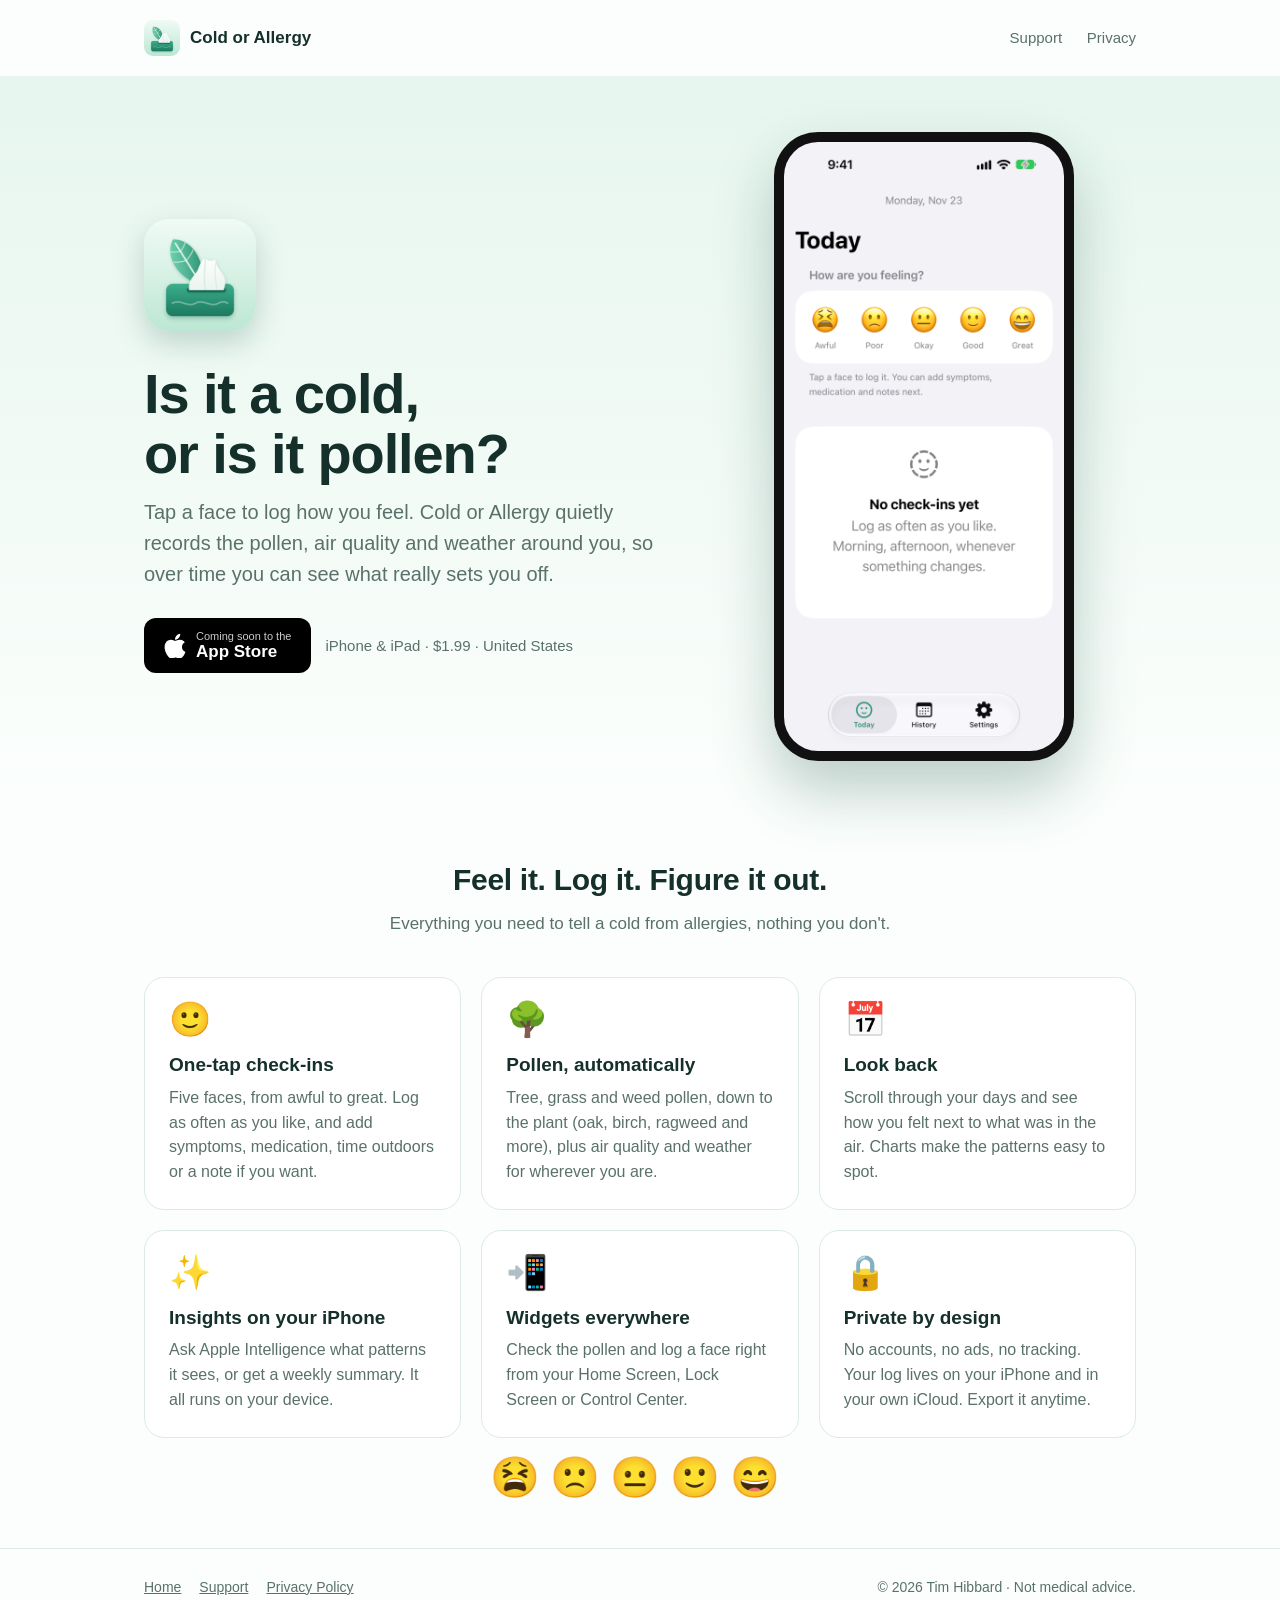
<file: index.html>
<!doctype html>
<html lang="en">
<head>
  <meta charset="utf-8">
  <meta name="viewport" content="width=device-width, initial-scale=1">
  <title>Cold or Allergy: is it a cold, or is it pollen?</title>
  <meta name="description" content="Log how you feel in one tap. Cold or Allergy records pollen, air quality and weather alongside, so you can see what really bothers you.">
  <link rel="icon" type="image/png" sizes="32x32" href="assets/favicon-32.png">
  <link rel="apple-touch-icon" href="assets/apple-touch-icon.png">
  <link rel="stylesheet" href="styles.css">
  <meta property="og:title" content="Cold or Allergy: is it a cold, or is it pollen?">
  <meta property="og:description" content="Log how you feel in one tap. Cold or Allergy records pollen, air quality and weather alongside, so you can see what really bothers you.">
  <meta property="og:image" content="https://timhibbard.github.io/cold-or-allergy-website/assets/icon-512.png">
</head>
<body>
  <header class="site-header">
    <div class="wrap">
      <a class="brand" href="./"><img src="assets/icon-512.png" alt=""> Cold or Allergy</a>
      <nav>
        <a href="support.html">Support</a>
        <a href="privacy.html">Privacy</a>
      </nav>
    </div>
  </header>
  <main>
    <section class="hero">
      <div class="wrap">
        <div>
          <img class="hero-icon" src="assets/icon-512.png" alt="Cold or Allergy app icon">
          <h1>Is it a cold,<br>or is it pollen?</h1>
          <p class="lede">Tap a face to log how you feel. Cold or Allergy quietly records the pollen, air quality and weather around you, so over time you can see what really sets you off.</p>
          <div class="cta">
            <!-- Replace with the official Apple badge + App Store link at launch. -->
            <a class="badge" href="#" aria-disabled="true">
              <svg width="22" height="26" viewBox="0 0 384 470" fill="currentColor" aria-hidden="true"><path d="M318.7 268.7c-.2-36.7 16.4-64.4 50-84.8-18.8-26.9-47.2-41.7-84.7-44.6-35.5-2.8-74.3 20.7-88.5 20.7-15 0-49.4-19.7-76.4-19.7C63.3 141.2 4 184.8 4 273.5q0 39.3 14.4 81.2c12.8 36.7 59 126.7 107.2 125.2 25.2-.6 43-17.9 75.8-17.9 31.8 0 48.3 17.9 76.4 17.9 48.6-.7 90.4-82.5 102.6-119.3-65.2-30.7-61.7-90-61.7-91.9zm-56.6-164.2c27.3-32.4 24.8-61.9 24-72.5-24.1 1.4-52 16.4-67.9 34.9-17.5 19.8-27.8 44.3-25.6 71.9 26.1 2 49.9-11.4 69.5-34.3z"/></svg>
              <span><small>Coming soon to the</small>App Store</span>
            </a>
            <span class="price">iPhone &amp; iPad · $1.99 · United States</span>
          </div>
        </div>
        <div class="phone">
          <img src="assets/screen-today.png" alt="The Today screen: five faces from Awful to Great, ready to tap.">
        </div>
      </div>
    </section>

    <section class="features">
      <div class="wrap">
        <h2>Feel it. Log it. Figure it out.</h2>
        <p class="sub">Everything you need to tell a cold from allergies, nothing you don't.</p>
        <div class="grid">
          <div class="card">
            <div class="emoji">🙂</div>
            <h3>One-tap check-ins</h3>
            <p>Five faces, from awful to great. Log as often as you like, and add symptoms, medication, time outdoors or a note if you want.</p>
          </div>
          <div class="card">
            <div class="emoji">🌳</div>
            <h3>Pollen, automatically</h3>
            <p>Tree, grass and weed pollen, down to the plant (oak, birch, ragweed and more), plus air quality and weather for wherever you are.</p>
          </div>
          <div class="card">
            <div class="emoji">📅</div>
            <h3>Look back</h3>
            <p>Scroll through your days and see how you felt next to what was in the air. Charts make the patterns easy to spot.</p>
          </div>
          <div class="card">
            <div class="emoji">✨</div>
            <h3>Insights on your iPhone</h3>
            <p>Ask Apple Intelligence what patterns it sees, or get a weekly summary. It all runs on your device.</p>
          </div>
          <div class="card">
            <div class="emoji">📲</div>
            <h3>Widgets everywhere</h3>
            <p>Check the pollen and log a face right from your Home Screen, Lock Screen or Control Center.</p>
          </div>
          <div class="card">
            <div class="emoji">🔒</div>
            <h3>Private by design</h3>
            <p>No accounts, no ads, no tracking. Your log lives on your iPhone and in your own iCloud. Export it anytime.</p>
          </div>
        </div>
        <p class="faces" aria-hidden="true">😫🙁😐🙂😄</p>
      </div>
    </section>
  </main>
  <footer class="site-footer">
    <div class="wrap">
      <div><a href="./">Home</a><a href="support.html">Support</a><a href="privacy.html">Privacy Policy</a></div>
      <div>© 2026 Tim Hibbard · Not medical advice.</div>
    </div>
  </footer>
</body>
</html>
</file>
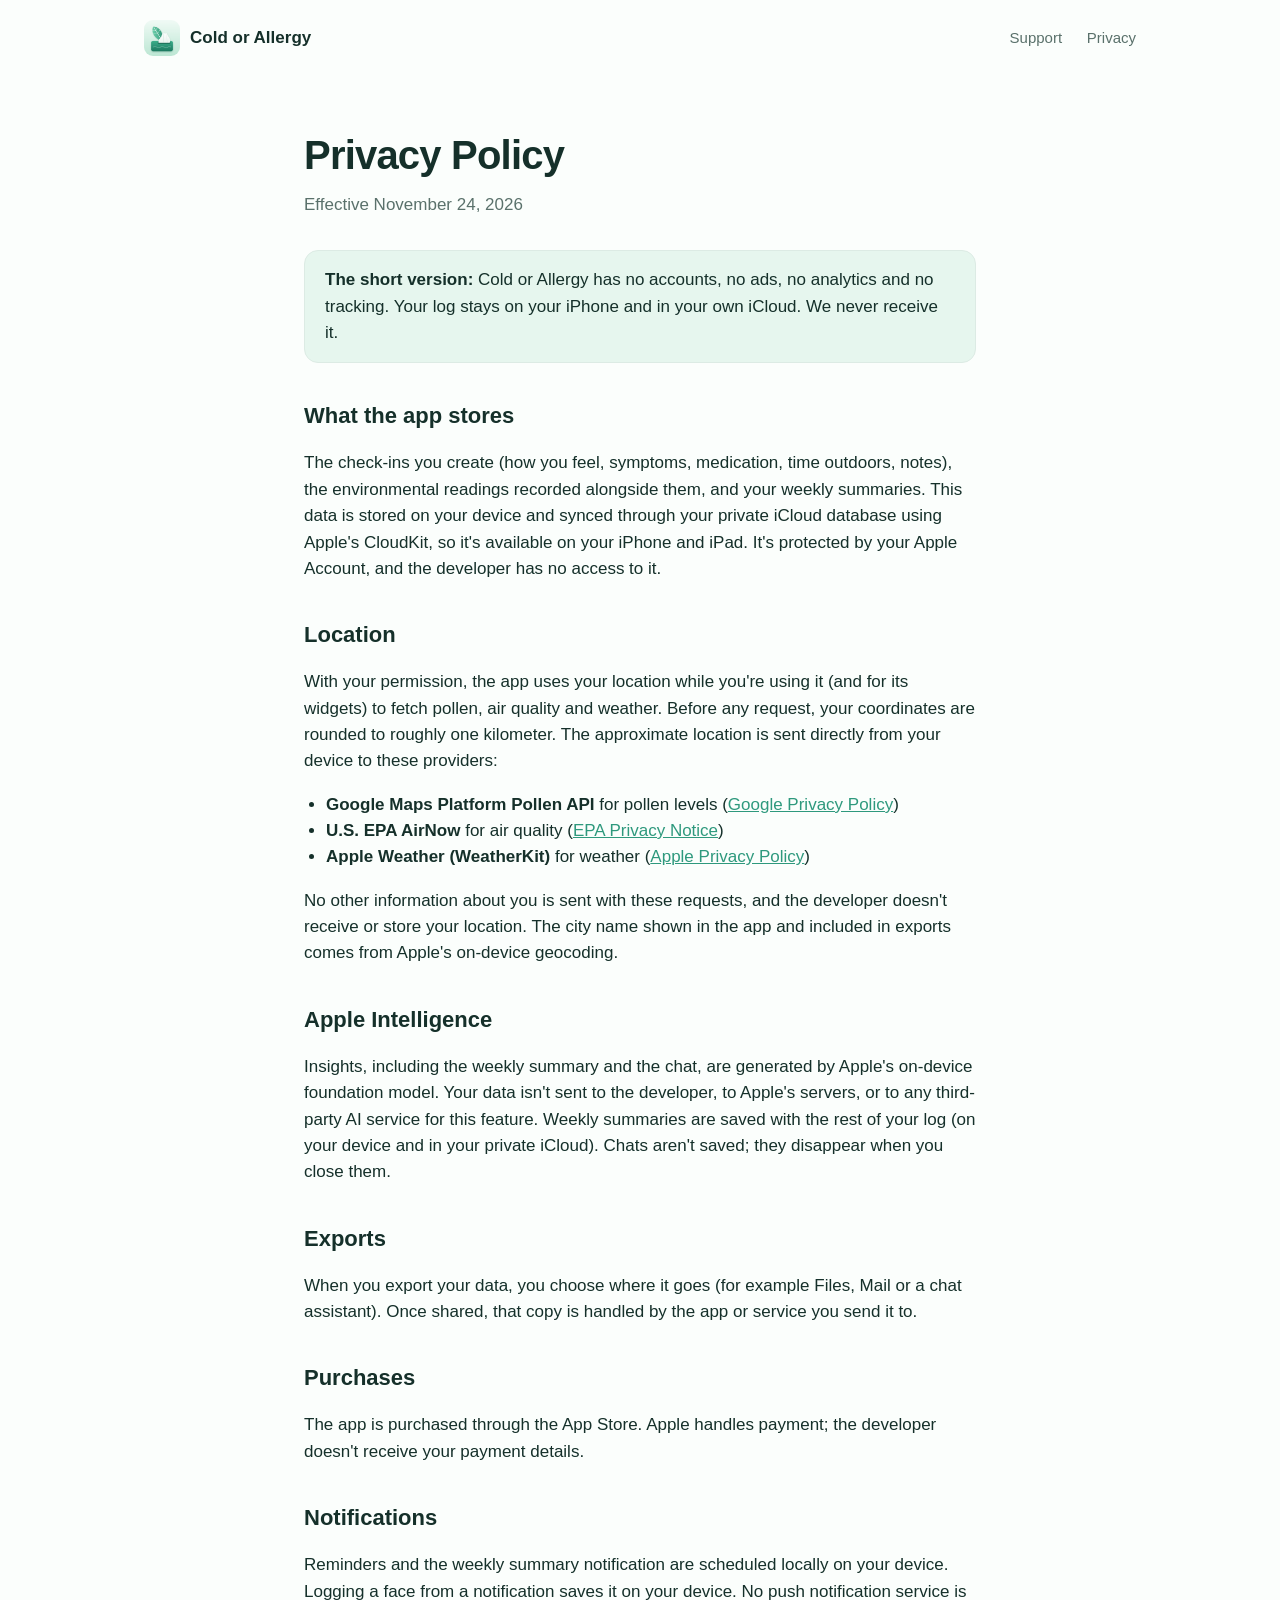
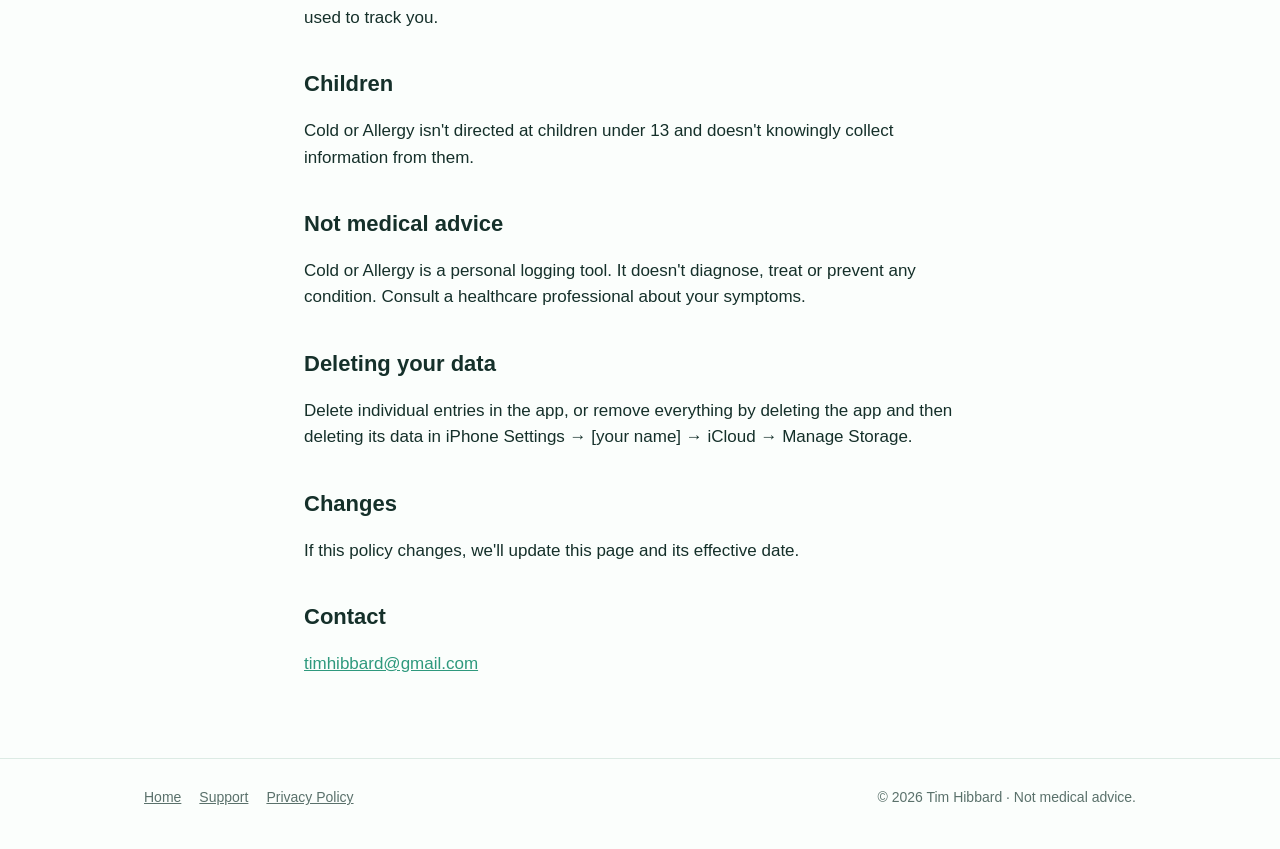
<file: privacy.html>
<!doctype html>
<html lang="en">
<head>
  <meta charset="utf-8">
  <meta name="viewport" content="width=device-width, initial-scale=1">
  <title>Privacy Policy · Cold or Allergy</title>
  <meta name="description" content="How Cold or Allergy handles your data.">
  <link rel="icon" type="image/png" sizes="32x32" href="assets/favicon-32.png">
  <link rel="apple-touch-icon" href="assets/apple-touch-icon.png">
  <link rel="stylesheet" href="styles.css">
  <meta property="og:title" content="Privacy Policy · Cold or Allergy">
  <meta property="og:description" content="How Cold or Allergy handles your data.">
  <meta property="og:image" content="https://timhibbard.github.io/cold-or-allergy-website/assets/icon-512.png">
</head>
<body>
  <header class="site-header">
    <div class="wrap">
      <a class="brand" href="./"><img src="assets/icon-512.png" alt=""> Cold or Allergy</a>
      <nav>
        <a href="support.html">Support</a>
        <a href="privacy.html">Privacy</a>
      </nav>
    </div>
  </header>
  <main class="page">
    <div class="wrap narrow">
      <h1>Privacy Policy</h1>
      <p class="meta">Effective November 24, 2026</p>

      <div class="callout">
        <strong>The short version:</strong> Cold or Allergy has no accounts, no ads, no analytics and no tracking. Your log stays on your iPhone and in your own iCloud. We never receive it.
      </div>

      <h2>What the app stores</h2>
      <p>The check-ins you create (how you feel, symptoms, medication, time outdoors, notes), the environmental readings recorded alongside them, and your weekly summaries. This data is stored on your device and synced through your private iCloud database using Apple's CloudKit, so it's available on your iPhone and iPad. It's protected by your Apple Account, and the developer has no access to it.</p>

      <h2>Location</h2>
      <p>With your permission, the app uses your location while you're using it (and for its widgets) to fetch pollen, air quality and weather. Before any request, your coordinates are rounded to roughly one kilometer. The approximate location is sent directly from your device to these providers:</p>
      <ul>
        <li><strong>Google Maps Platform Pollen API</strong> for pollen levels (<a href="https://policies.google.com/privacy">Google Privacy Policy</a>)</li>
        <li><strong>U.S. EPA AirNow</strong> for air quality (<a href="https://www.epa.gov/privacy/privacy-and-security-notice">EPA Privacy Notice</a>)</li>
        <li><strong>Apple Weather (WeatherKit)</strong> for weather (<a href="https://www.apple.com/legal/privacy/">Apple Privacy Policy</a>)</li>
      </ul>
      <p>No other information about you is sent with these requests, and the developer doesn't receive or store your location. The city name shown in the app and included in exports comes from Apple's on-device geocoding.</p>

      <h2>Apple Intelligence</h2>
      <p>Insights, including the weekly summary and the chat, are generated by Apple's on-device foundation model. Your data isn't sent to the developer, to Apple's servers, or to any third-party AI service for this feature. Weekly summaries are saved with the rest of your log (on your device and in your private iCloud). Chats aren't saved; they disappear when you close them.</p>

      <h2>Exports</h2>
      <p>When you export your data, you choose where it goes (for example Files, Mail or a chat assistant). Once shared, that copy is handled by the app or service you send it to.</p>

      <h2>Purchases</h2>
      <p>The app is purchased through the App Store. Apple handles payment; the developer doesn't receive your payment details.</p>

      <h2>Notifications</h2>
      <p>Reminders and the weekly summary notification are scheduled locally on your device. Logging a face from a notification saves it on your device. No push notification service is used to track you.</p>

      <h2>Children</h2>
      <p>Cold or Allergy isn't directed at children under 13 and doesn't knowingly collect information from them.</p>

      <h2>Not medical advice</h2>
      <p>Cold or Allergy is a personal logging tool. It doesn't diagnose, treat or prevent any condition. Consult a healthcare professional about your symptoms.</p>

      <h2>Deleting your data</h2>
      <p>Delete individual entries in the app, or remove everything by deleting the app and then deleting its data in iPhone Settings → [your name] → iCloud → Manage Storage.</p>

      <h2>Changes</h2>
      <p>If this policy changes, we'll update this page and its effective date.</p>

      <h2>Contact</h2>
      <p><a href="mailto:timhibbard@gmail.com?subject=Cold%20or%20Allergy%20privacy">timhibbard@gmail.com</a></p>
    </div>
  </main>
  <footer class="site-footer">
    <div class="wrap">
      <div><a href="./">Home</a><a href="support.html">Support</a><a href="privacy.html">Privacy Policy</a></div>
      <div>© 2026 Tim Hibbard · Not medical advice.</div>
    </div>
  </footer>
</body>
</html>
</file>
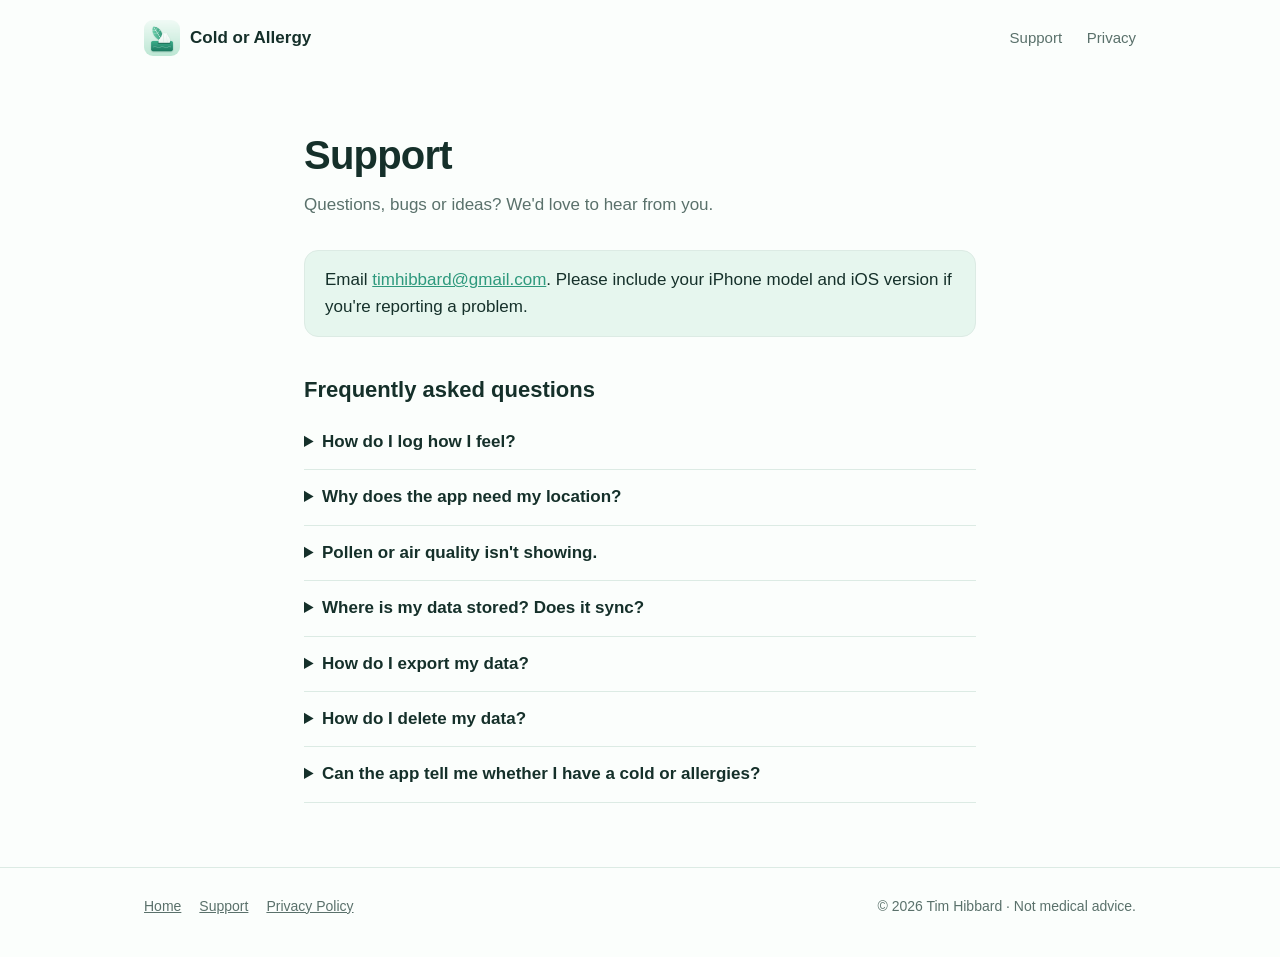
<file: support.html>
<!doctype html>
<html lang="en">
<head>
  <meta charset="utf-8">
  <meta name="viewport" content="width=device-width, initial-scale=1">
  <title>Support · Cold or Allergy</title>
  <meta name="description" content="Help and contact for Cold or Allergy.">
  <link rel="icon" type="image/png" sizes="32x32" href="assets/favicon-32.png">
  <link rel="apple-touch-icon" href="assets/apple-touch-icon.png">
  <link rel="stylesheet" href="styles.css">
  <meta property="og:title" content="Support · Cold or Allergy">
  <meta property="og:description" content="Help and contact for Cold or Allergy.">
  <meta property="og:image" content="https://timhibbard.github.io/cold-or-allergy-website/assets/icon-512.png">
</head>
<body>
  <header class="site-header">
    <div class="wrap">
      <a class="brand" href="./"><img src="assets/icon-512.png" alt=""> Cold or Allergy</a>
      <nav>
        <a href="support.html">Support</a>
        <a href="privacy.html">Privacy</a>
      </nav>
    </div>
  </header>
  <main class="page">
    <div class="wrap narrow">
      <h1>Support</h1>
      <p class="meta">Questions, bugs or ideas? We'd love to hear from you.</p>

      <div class="callout">
        Email <a href="mailto:timhibbard@gmail.com?subject=Cold%20or%20Allergy%20support">timhibbard@gmail.com</a>.
        Please include your iPhone model and iOS version if you're reporting a problem.
      </div>

      <h2>Frequently asked questions</h2>

      <details>
        <summary>How do I log how I feel?</summary>
        <p>Tap one of the five faces on the Today screen, a widget, or a reminder notification. That's it: the check-in is saved. You can then add symptoms, medication, time outdoors and a note, but they're optional.</p>
      </details>
      <details>
        <summary>Why does the app need my location?</summary>
        <p>To look up pollen, air quality and weather where you are. Your location is rounded to about a kilometer before it's sent to the data providers, and it's never sent to us. See the <a href="privacy.html">Privacy Policy</a>.</p>
      </details>
      <details>
        <summary>Pollen or air quality isn't showing.</summary>
        <p>Make sure Location is allowed for Cold or Allergy in Settings → Privacy &amp; Security → Location Services, and that you're online. Air quality is available in the United States only.</p>
      </details>
      <details>
        <summary>Where is my data stored? Does it sync?</summary>
        <p>On your iPhone or iPad and in your private iCloud account, so it's backed up and syncs between your devices signed in to the same Apple Account. We can't see it.</p>
      </details>
      <details>
        <summary>How do I export my data?</summary>
        <p>Go to Settings → Export in the app. You can export JSON, CSV, or an AI-ready summary to paste into a chat assistant.</p>
      </details>
      <details>
        <summary>How do I delete my data?</summary>
        <p>Delete entries in the app, or delete everything by removing the app and then going to iPhone Settings → [your name] → iCloud → Manage Storage → Cold or Allergy → Delete Data.</p>
      </details>
      <details>
        <summary>Can the app tell me whether I have a cold or allergies?</summary>
        <p>No. Cold or Allergy helps you notice patterns, but it isn't a medical device and doesn't give medical advice. Talk to a doctor about your symptoms.</p>
      </details>
    </div>
  </main>
  <footer class="site-footer">
    <div class="wrap">
      <div><a href="./">Home</a><a href="support.html">Support</a><a href="privacy.html">Privacy Policy</a></div>
      <div>© 2026 Tim Hibbard · Not medical advice.</div>
    </div>
  </footer>
</body>
</html>
</file>
<file: styles.css>
:root {
  --green: #2E997D;
  --green-deep: #1D7A60;
  --green-soft: #E6F6EE;
  --bg: #FBFEFC;
  --surface: #FFFFFF;
  --text: #15302A;
  --muted: #5A716B;
  --border: #DCEBE4;
  --radius: 20px;
  color-scheme: light dark;
}

@media (prefers-color-scheme: dark) {
  :root {
    --green: #54C7A6;
    --green-deep: #7DDBBF;
    --green-soft: #15302A;
    --bg: #0E1A17;
    --surface: #15231F;
    --text: #E8F3EF;
    --muted: #9DB5AE;
    --border: #23392F;
  }
}

* { box-sizing: border-box; }

body {
  margin: 0;
  font-family: -apple-system, BlinkMacSystemFont, "SF Pro Text", "Segoe UI", Roboto, Helvetica, Arial, sans-serif;
  font-size: 17px;
  line-height: 1.55;
  color: var(--text);
  background: var(--bg);
  -webkit-font-smoothing: antialiased;
}

a { color: var(--green); }
a:hover { color: var(--green-deep); }

.wrap { max-width: 1040px; margin: 0 auto; padding: 0 24px; }
.narrow { max-width: 720px; }

/* Header */
.site-header { padding: 20px 0; }
.site-header .wrap { display: flex; align-items: center; justify-content: space-between; }
.brand { display: flex; align-items: center; gap: 10px; font-weight: 700; color: var(--text); text-decoration: none; }
.brand img { width: 36px; height: 36px; border-radius: 9px; }
.site-header nav a { margin-left: 20px; color: var(--muted); text-decoration: none; font-size: 15px; }
.site-header nav a:hover { color: var(--text); }

/* Hero */
.hero {
  background: linear-gradient(180deg, var(--green-soft) 0%, var(--bg) 100%);
  padding: 56px 0 24px;
}
.hero .wrap { display: grid; grid-template-columns: 1.1fr 0.9fr; gap: 48px; align-items: center; }
.hero-icon { width: 112px; height: 112px; border-radius: 25px; box-shadow: 0 12px 30px rgba(20, 81, 63, 0.22); }
.hero h1 { font-size: clamp(36px, 6vw, 56px); line-height: 1.08; margin: 24px 0 12px; letter-spacing: -0.02em; }
.hero p.lede { font-size: 20px; color: var(--muted); margin: 0 0 28px; max-width: 30em; }

.cta { display: flex; flex-wrap: wrap; align-items: center; gap: 14px; }
.badge {
  display: inline-flex; align-items: center; gap: 10px;
  background: #000; color: #fff; text-decoration: none;
  padding: 12px 20px; border-radius: 12px; font-weight: 600;
}
.badge:hover { color: #fff; opacity: 0.88; }
.badge small { display: block; font-size: 11px; font-weight: 500; opacity: 0.8; line-height: 1.1; }
.badge span { line-height: 1.15; }
.price { color: var(--muted); font-size: 15px; }

.phone {
  justify-self: center;
  width: min(300px, 80vw);
  border-radius: 44px;
  padding: 10px;
  background: #111;
  box-shadow: 0 30px 60px rgba(20, 81, 63, 0.28);
}
.phone img { display: block; width: 100%; border-radius: 34px; }

/* Features */
.features { padding: 72px 0 40px; }
.features h2, .section-title { font-size: 30px; letter-spacing: -0.01em; margin: 0 0 8px; text-align: center; }
.features .sub { text-align: center; color: var(--muted); margin: 0 0 40px; }
.grid { display: grid; grid-template-columns: repeat(3, 1fr); gap: 20px; }
.card {
  background: var(--surface);
  border: 1px solid var(--border);
  border-radius: var(--radius);
  padding: 24px;
}
.card .emoji { font-size: 34px; line-height: 1; }
.card h3 { margin: 14px 0 6px; font-size: 19px; }
.card p { margin: 0; color: var(--muted); font-size: 16px; }

.faces { font-size: 40px; text-align: center; letter-spacing: 0.25em; margin: 8px 0 0; }

/* Content pages */
.page { padding: 48px 0 64px; }
.page h1 { font-size: 40px; letter-spacing: -0.02em; margin: 0 0 6px; }
.page .meta { color: var(--muted); margin: 0 0 32px; }
.page h2 { font-size: 22px; margin: 36px 0 8px; }
.page p, .page li { color: var(--text); }
.page ul { padding-left: 22px; }
.callout {
  background: var(--green-soft);
  border: 1px solid var(--border);
  border-radius: 14px;
  padding: 16px 20px;
  margin: 24px 0;
}
details { border-bottom: 1px solid var(--border); padding: 14px 0; }
details summary { cursor: pointer; font-weight: 600; }
details p { margin: 10px 0 0; color: var(--muted); }

/* Footer */
.site-footer { border-top: 1px solid var(--border); padding: 28px 0 40px; color: var(--muted); font-size: 14px; }
.site-footer .wrap { display: flex; flex-wrap: wrap; gap: 12px 24px; justify-content: space-between; }
.site-footer a { color: var(--muted); margin-right: 18px; }

@media (max-width: 820px) {
  .hero .wrap { grid-template-columns: minmax(0, 1fr); text-align: center; }
  .hero .wrap > * { min-width: 0; }
  .site-header .brand { font-size: 15px; }
  .hero p.lede { margin-left: auto; margin-right: auto; }
  .cta { justify-content: center; }
  .grid { grid-template-columns: 1fr; }
  .site-header nav a { margin-left: 14px; }
}
</file>
